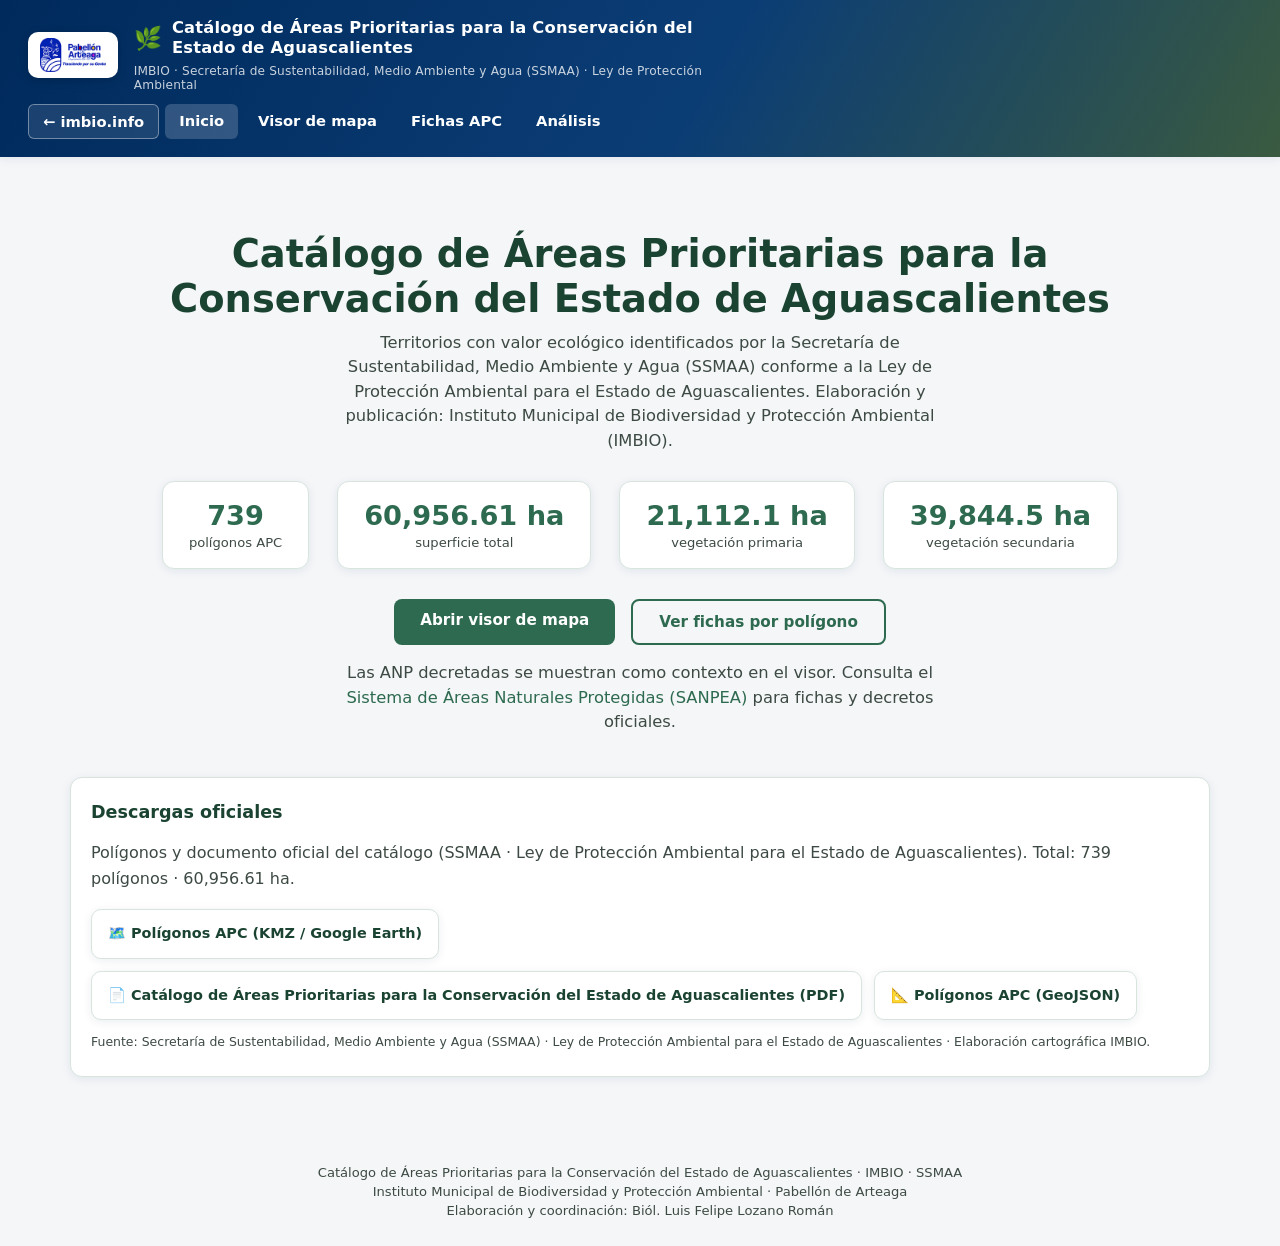
<file: index.html>
<!doctype html>
<html lang="es">
<head>
<meta charset="utf-8">
<meta name="viewport" content="width=device-width, initial-scale=1">
<title>Catálogo de Áreas Prioritarias para la Conservación del Estado de Aguascalientes · IMBIO</title>
<link rel="stylesheet" href="css/style.css">
</head>
<body>

<header class="site-header site-header-imbio">
  <div class="brand-group">
    <span class="logo-ayto-wrap"><img class="logo-ayto" src="assets/img/logo_ayuntamiento.jpg" alt="IMBIO"></span>
    <div>
      <div class="brand"><span class="leaf">🌿</span> Catálogo de Áreas Prioritarias para la Conservación del Estado de Aguascalientes</div>
      <div class="creditos-header">IMBIO · Secretaría de Sustentabilidad, Medio Ambiente y Agua (SSMAA) · Ley de Protección Ambiental</div>
    </div>
  </div>
  <nav class="site-nav">
    <a href="https://imbio.info/" class="nav-portal-imbio" target="_blank" rel="noopener">← imbio.info</a>
    <a href="index.html" class="active">Inicio</a>
    <a href="visor.html">Visor de mapa</a>
    <a href="apc.html">Fichas APC</a>
    <a href="analisis.html">Análisis</a>
  </nav>
</header>

<main>
  <section class="hero">
    <h1>Catálogo de Áreas Prioritarias para la Conservación del Estado de Aguascalientes</h1>
    <p>
      Territorios con valor ecológico identificados por la Secretaría de Sustentabilidad, Medio Ambiente y Agua (SSMAA)
      conforme a la Ley de Protección Ambiental para el Estado de Aguascalientes. Elaboración y publicación: Instituto Municipal de
      Biodiversidad y Protección Ambiental (IMBIO).
    </p>
    <div class="stats-row" id="statsRow"></div>
    <div class="cta-row">
      <a href="visor.html" class="btn btn-primary">Abrir visor de mapa</a>
      <a href="apc.html" class="btn btn-outline">Ver fichas por polígono</a>
    </div>
    <p class="ndvi-hint" style="margin-top:16px;">
      Las ANP decretadas se muestran como contexto en el visor.
      Consulta el <a href="https://anp.imbio.info" target="_blank" rel="noopener">Sistema de Áreas Naturales Protegidas (SANPEA)</a> para fichas y decretos oficiales.
    </p>
  </section>

  <section class="descripcion-box descargas-home">
    <h2>Descargas oficiales</h2>
    <p>Polígonos y documento oficial del catálogo (SSMAA · Ley de Protección Ambiental para el Estado de Aguascalientes). Total: 739 polígonos · 60,956.61 ha.</p>
    <div class="docs-box">
      <a class="doc-link" href="assets/descargas/APC_2025_KMZ.zip" download>
        🗺️ Polígonos APC (KMZ / Google Earth)
      </a>
      <a class="doc-link" href="assets/descargas/POF_Catalogo_APC_2025.pdf" download>
        📄 Catálogo de Áreas Prioritarias para la Conservación del Estado de Aguascalientes (PDF)
      </a>
      <a class="doc-link" href="data/apc_poligonos.geojson" download="apc_poligonos.geojson">
        📐 Polígonos APC (GeoJSON)
      </a>
    </div>
    <p class="nota-tabla" style="margin-top:12px; padding:0;">Fuente: Secretaría de Sustentabilidad, Medio Ambiente y Agua (SSMAA) · Ley de Protección Ambiental para el Estado de Aguascalientes · Elaboración cartográfica IMBIO.</p>
  </section>
</main>

<footer class="site-footer">
  <p>Catálogo de Áreas Prioritarias para la Conservación del Estado de Aguascalientes · IMBIO · SSMAA</p>
  <p>Instituto Municipal de Biodiversidad y Protección Ambiental · Pabellón de Arteaga</p>
  <p>Elaboración y coordinación: Biól. Luis Felipe Lozano Román</p>
  <p id="visit-counter" class="visit-counter" hidden></p>
</footer>

<script src="js/datos.js"></script>
<script>
async function init() {
  const meta = await cargarAPCMeta();
  document.getElementById('statsRow').innerHTML = `
    <div class="stat-card"><div class="num">${meta.totalPoligonos.toLocaleString('es-MX')}</div><div class="label">polígonos APC</div></div>
    <div class="stat-card"><div class="num">${formatoHectareas(meta.totalHectareas)}</div><div class="label">superficie total</div></div>
    <div class="stat-card"><div class="num">${formatoHectareas(meta.estadosConservacion.PRIMARIO || 0)}</div><div class="label">vegetación primaria</div></div>
    <div class="stat-card"><div class="num">${formatoHectareas(meta.estadosConservacion.SECUNDARIO || 0)}</div><div class="label">vegetación secundaria</div></div>
  `;
}
init();
</script>
<script>
window.IMBIO_VISIT_COUNTER = {
  apiUrl: "https://imbio-visits.cernicalo-hidrocalido.workers.dev",
  page: "apc",
  sessionKey: "imbio_visit_apc"
};
</script>
<script src="https://imbio.info/visit-counter.js" defer></script>
</body>
</html>
</file>
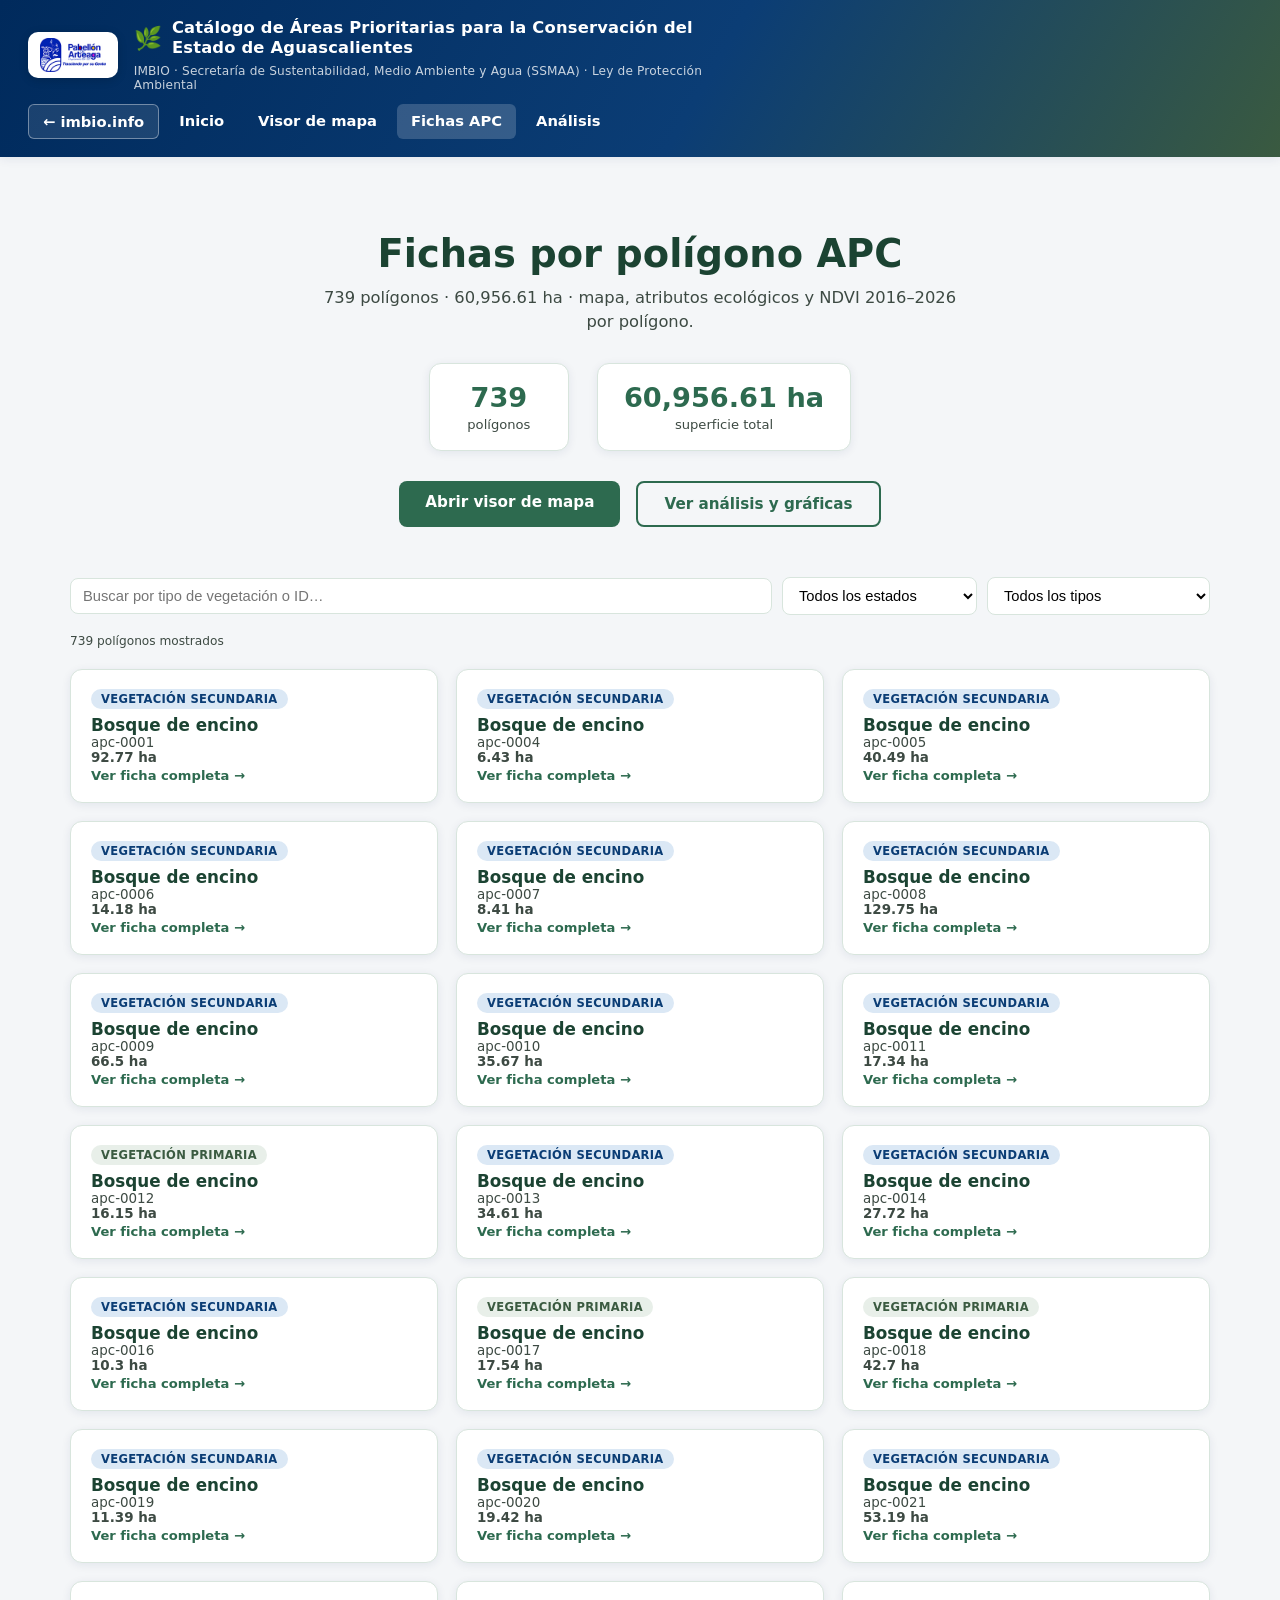
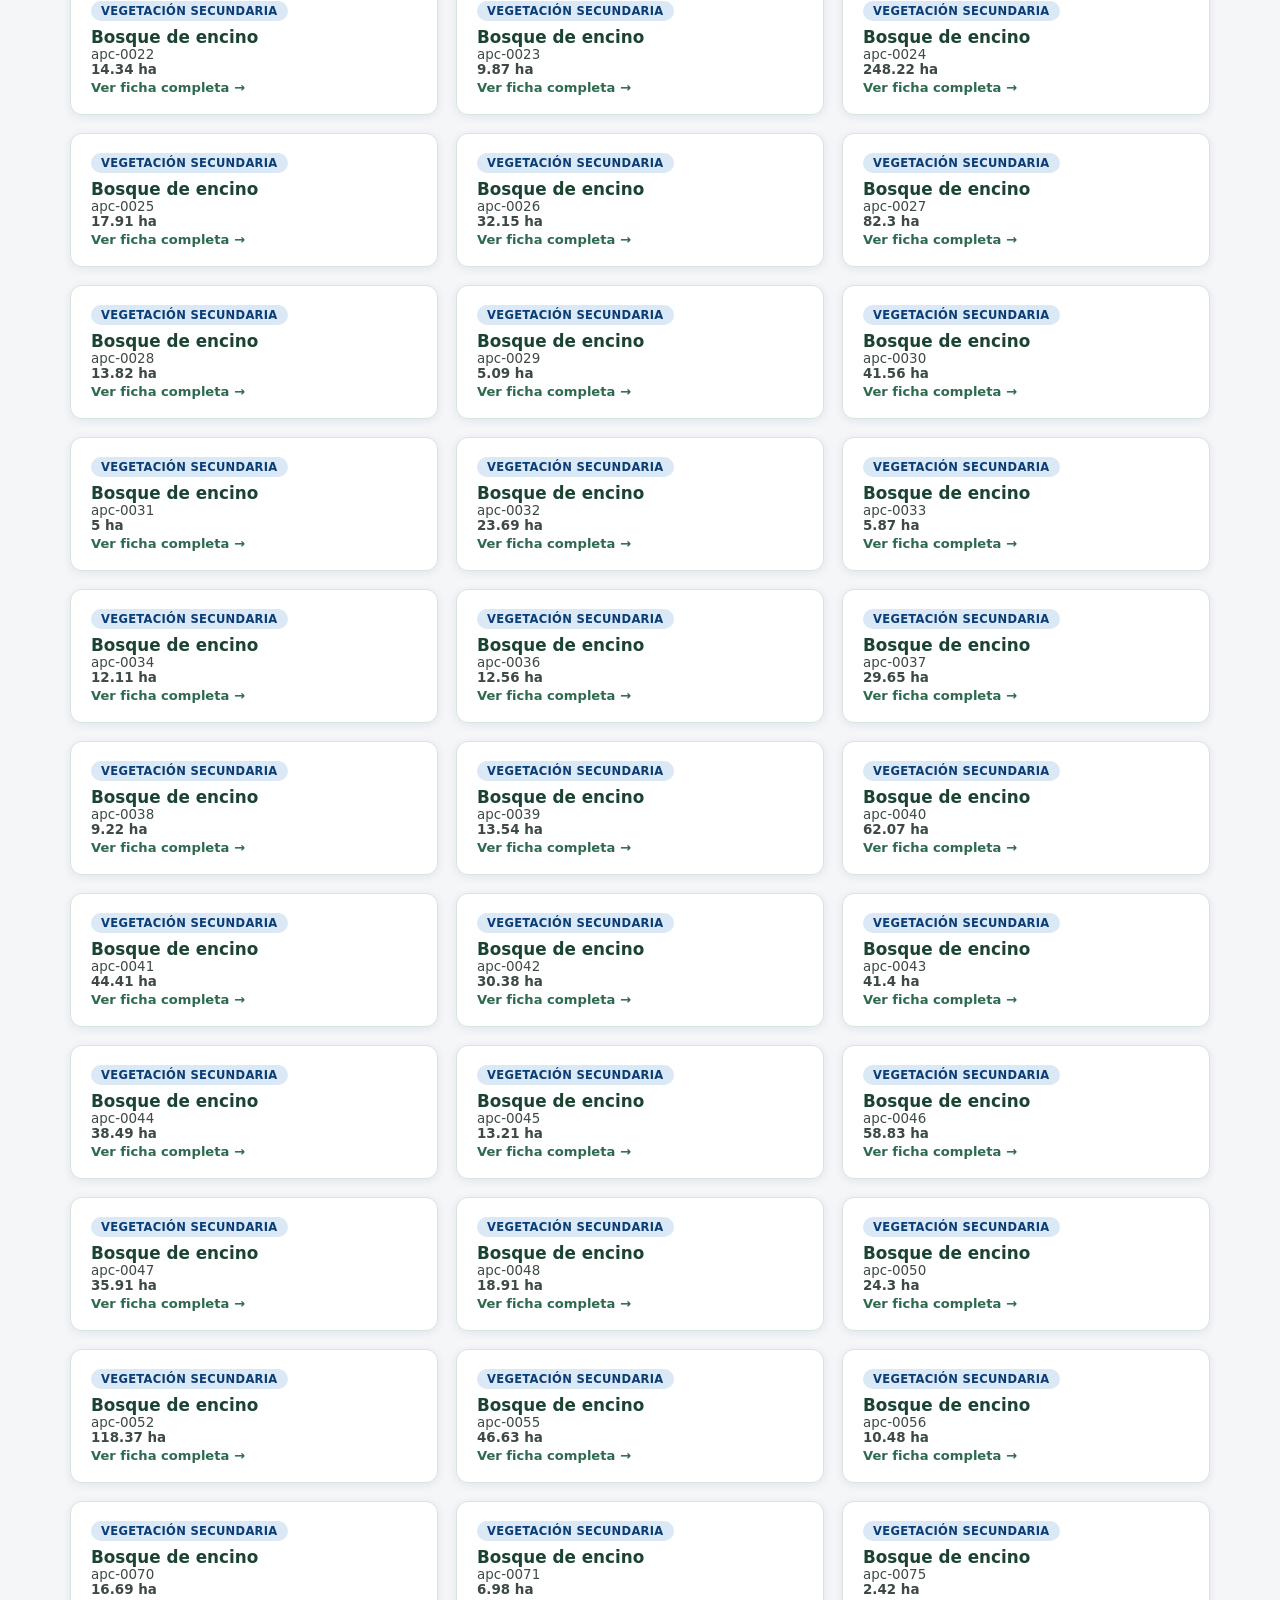
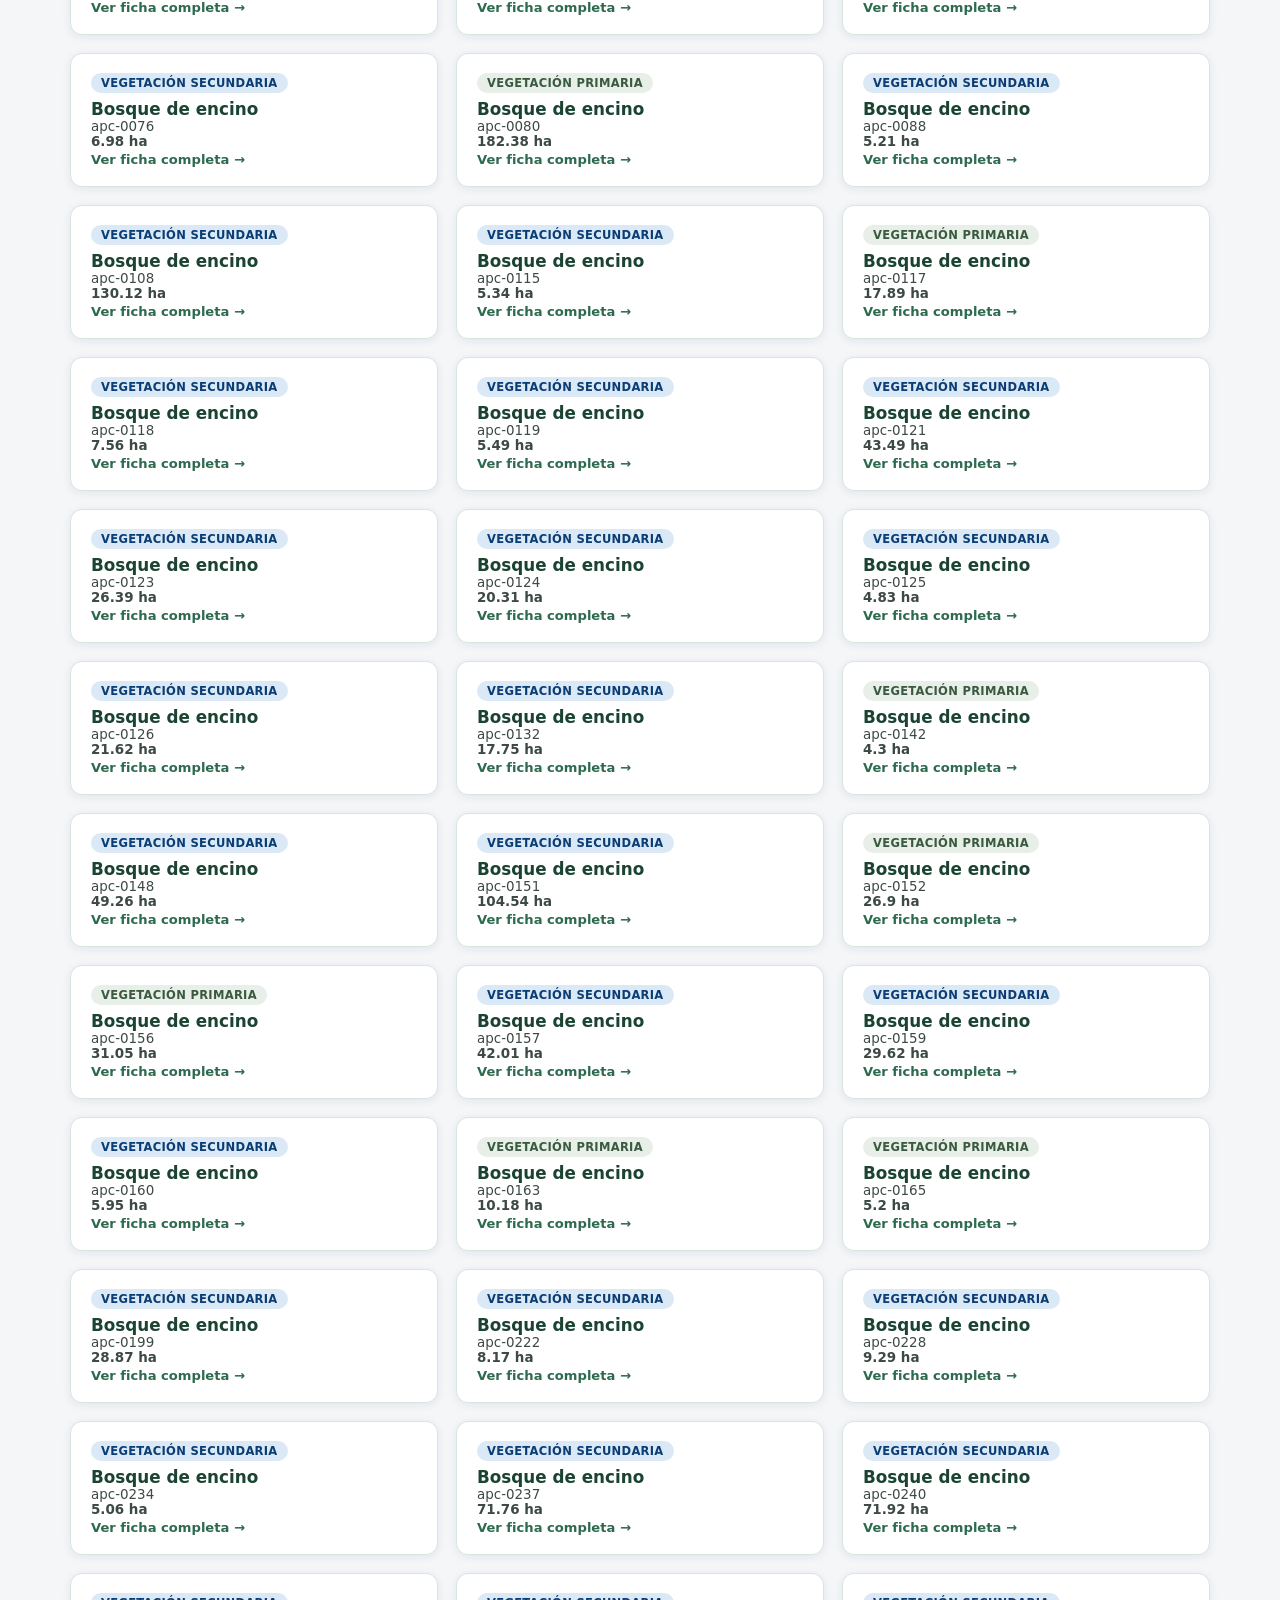
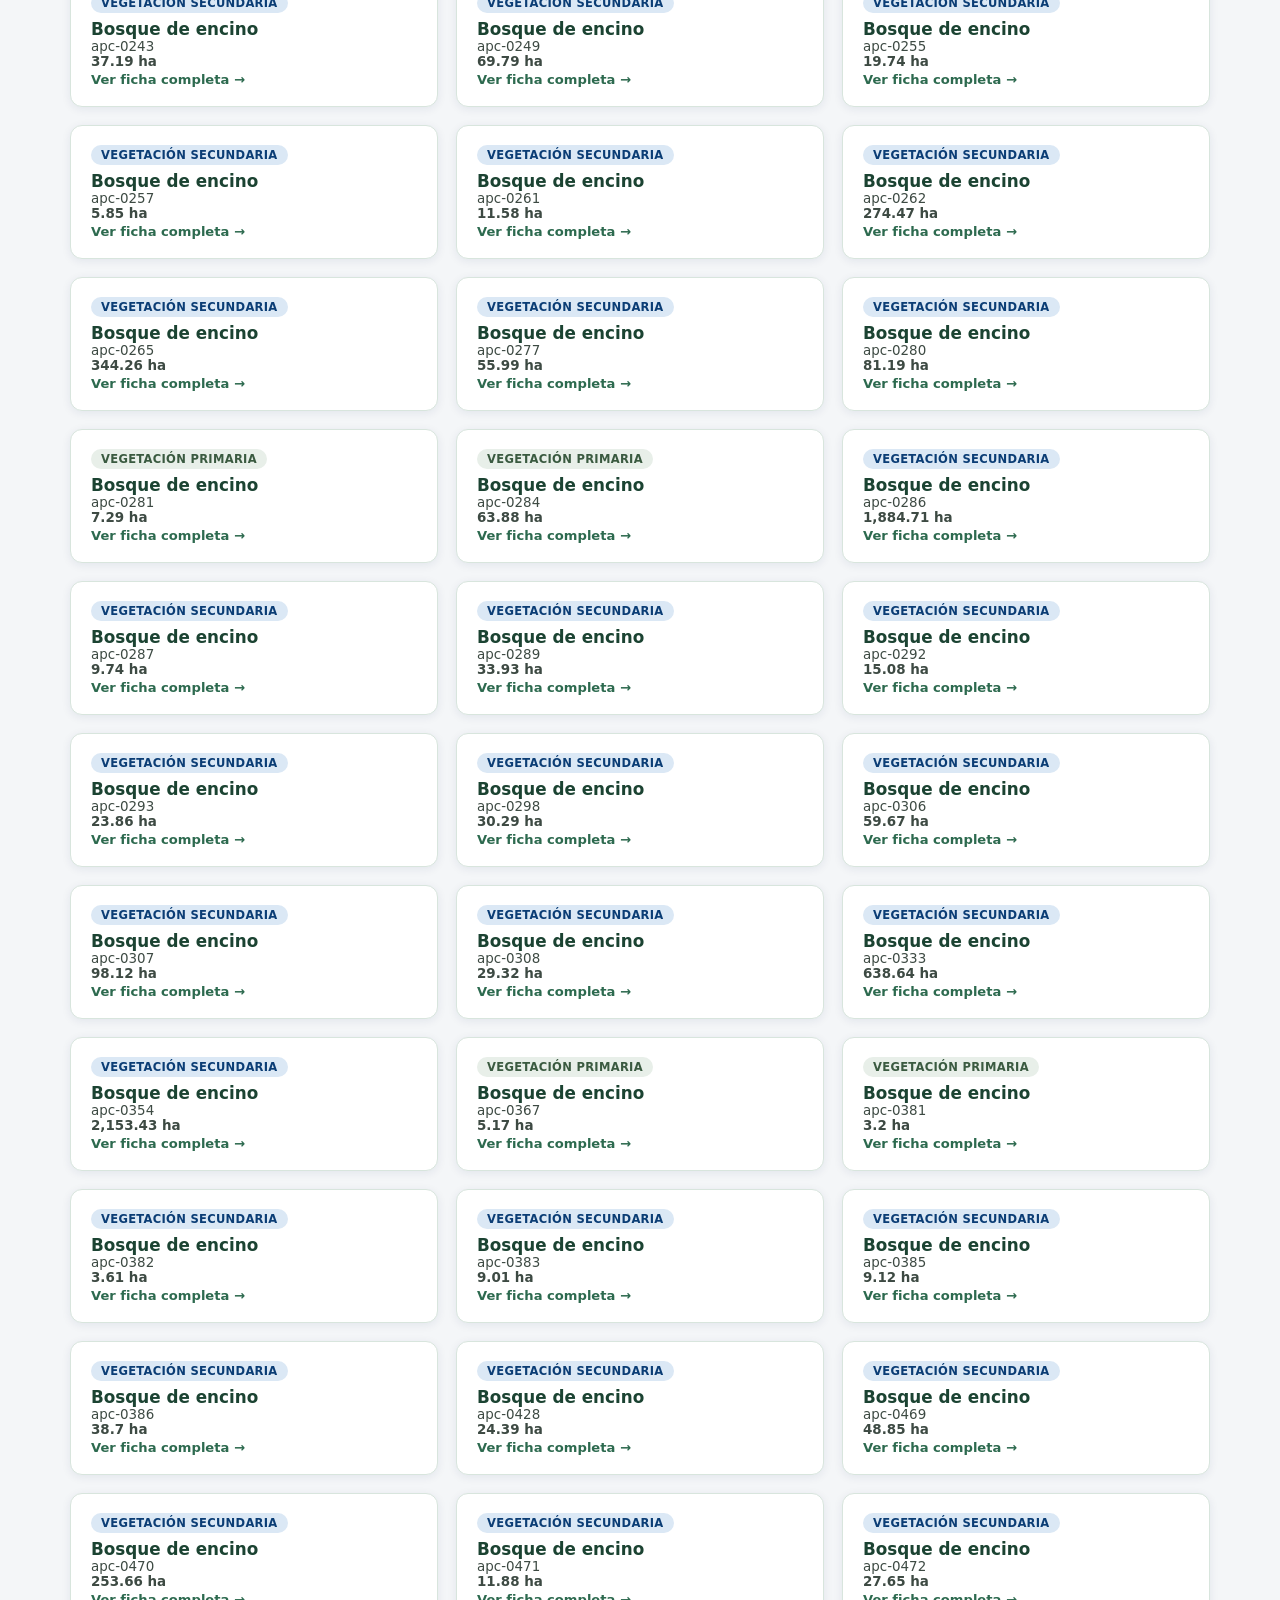
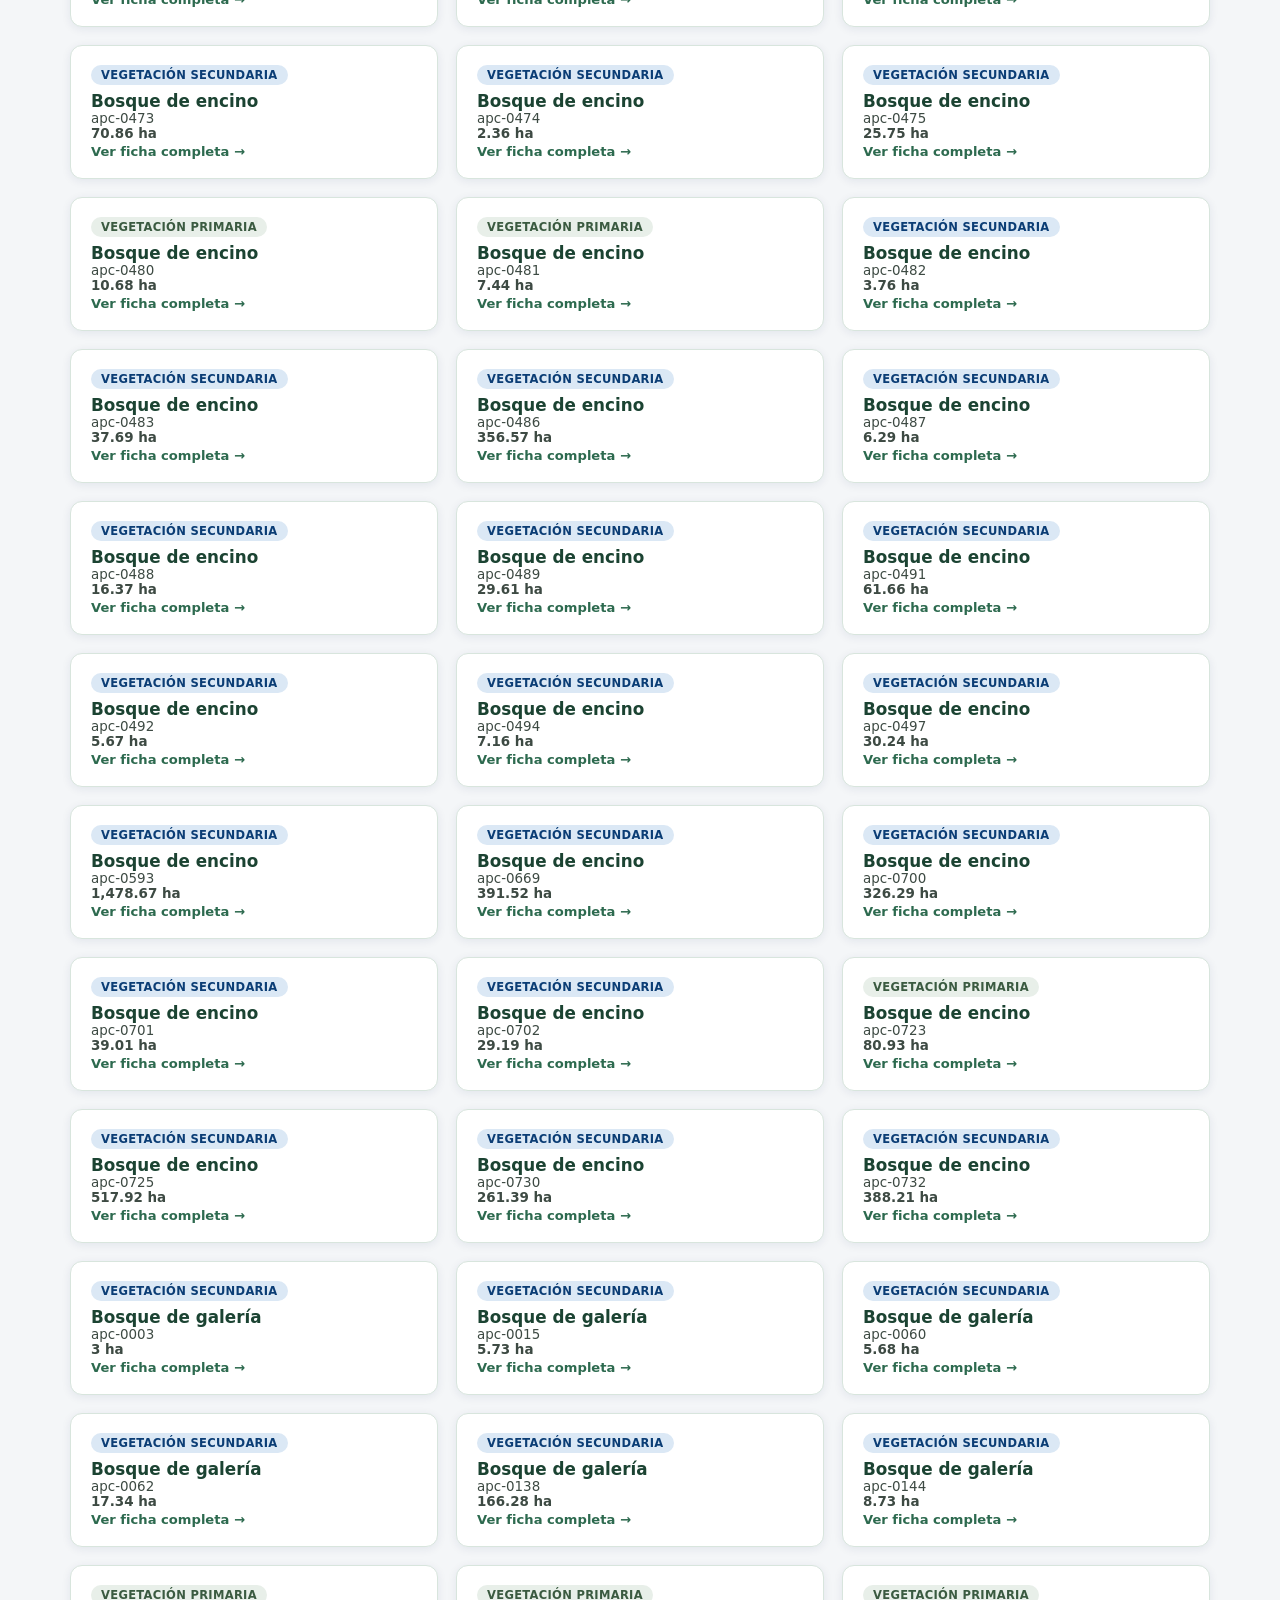
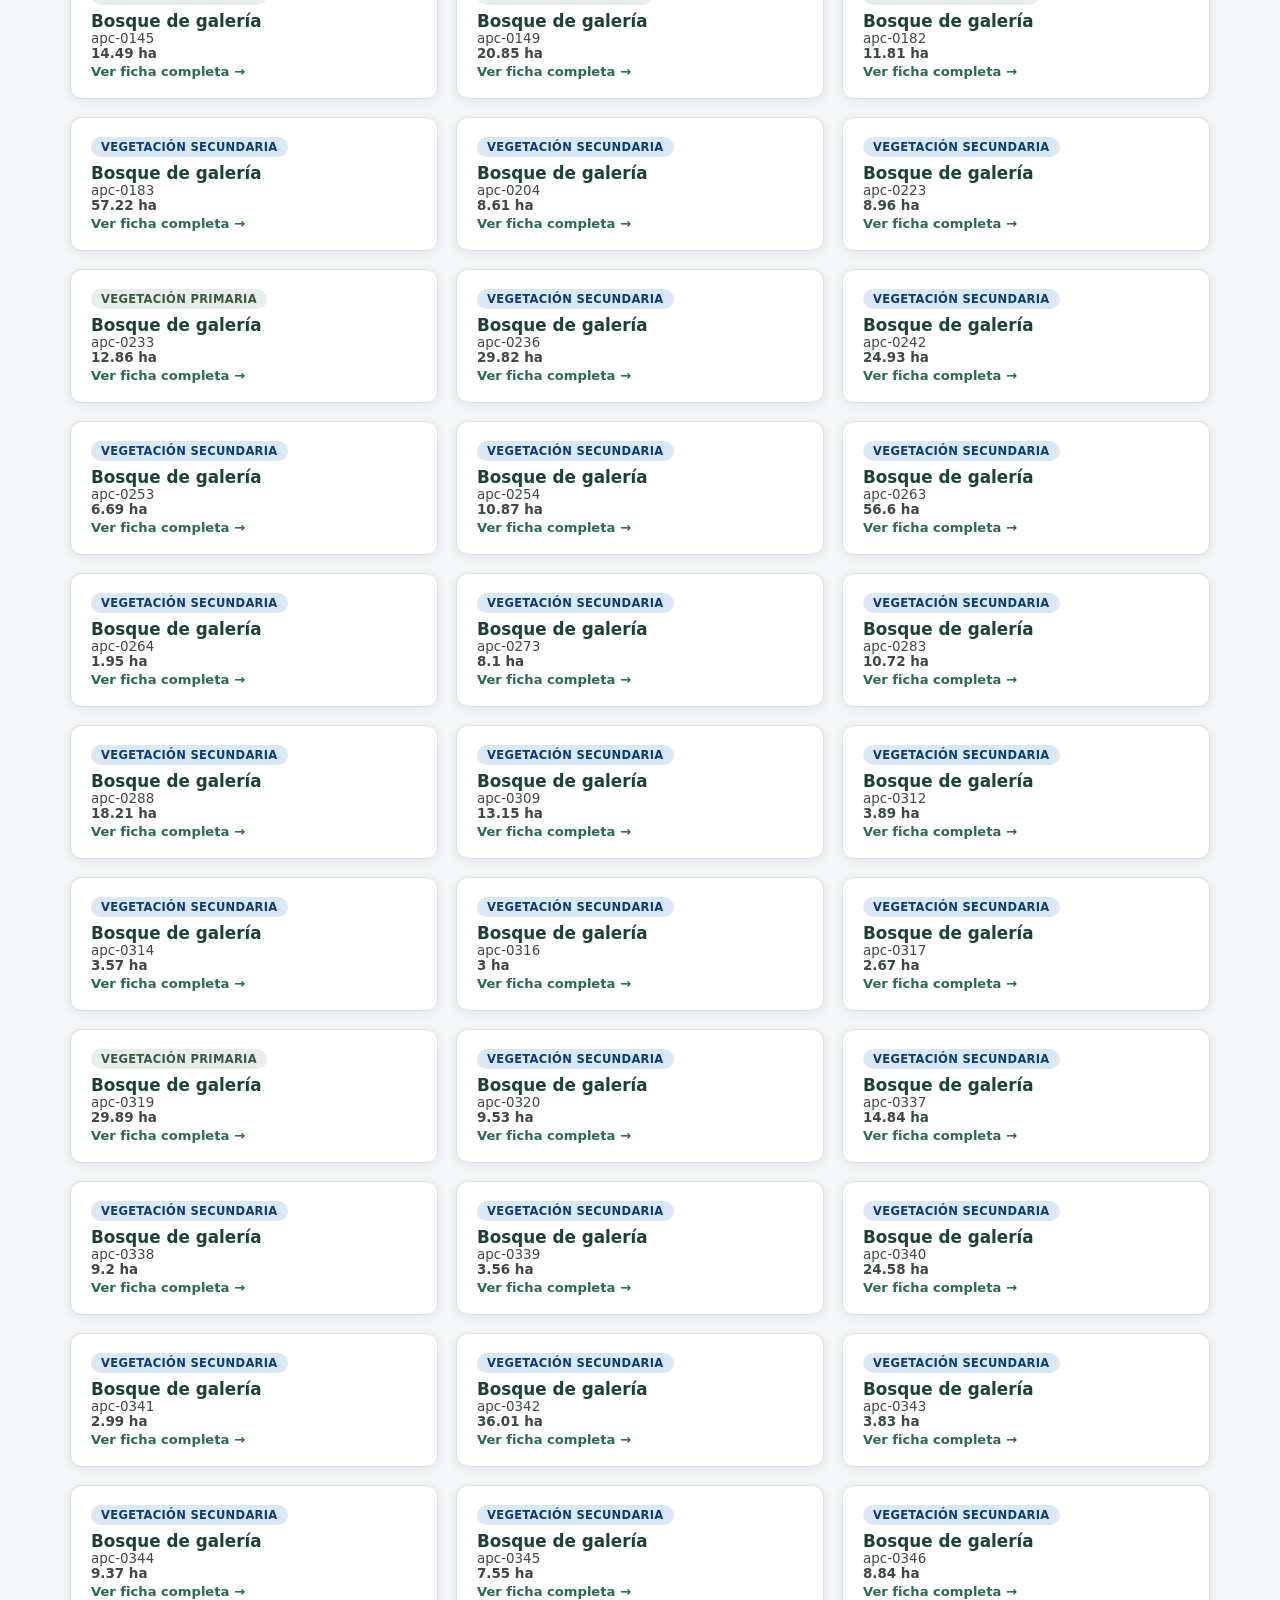
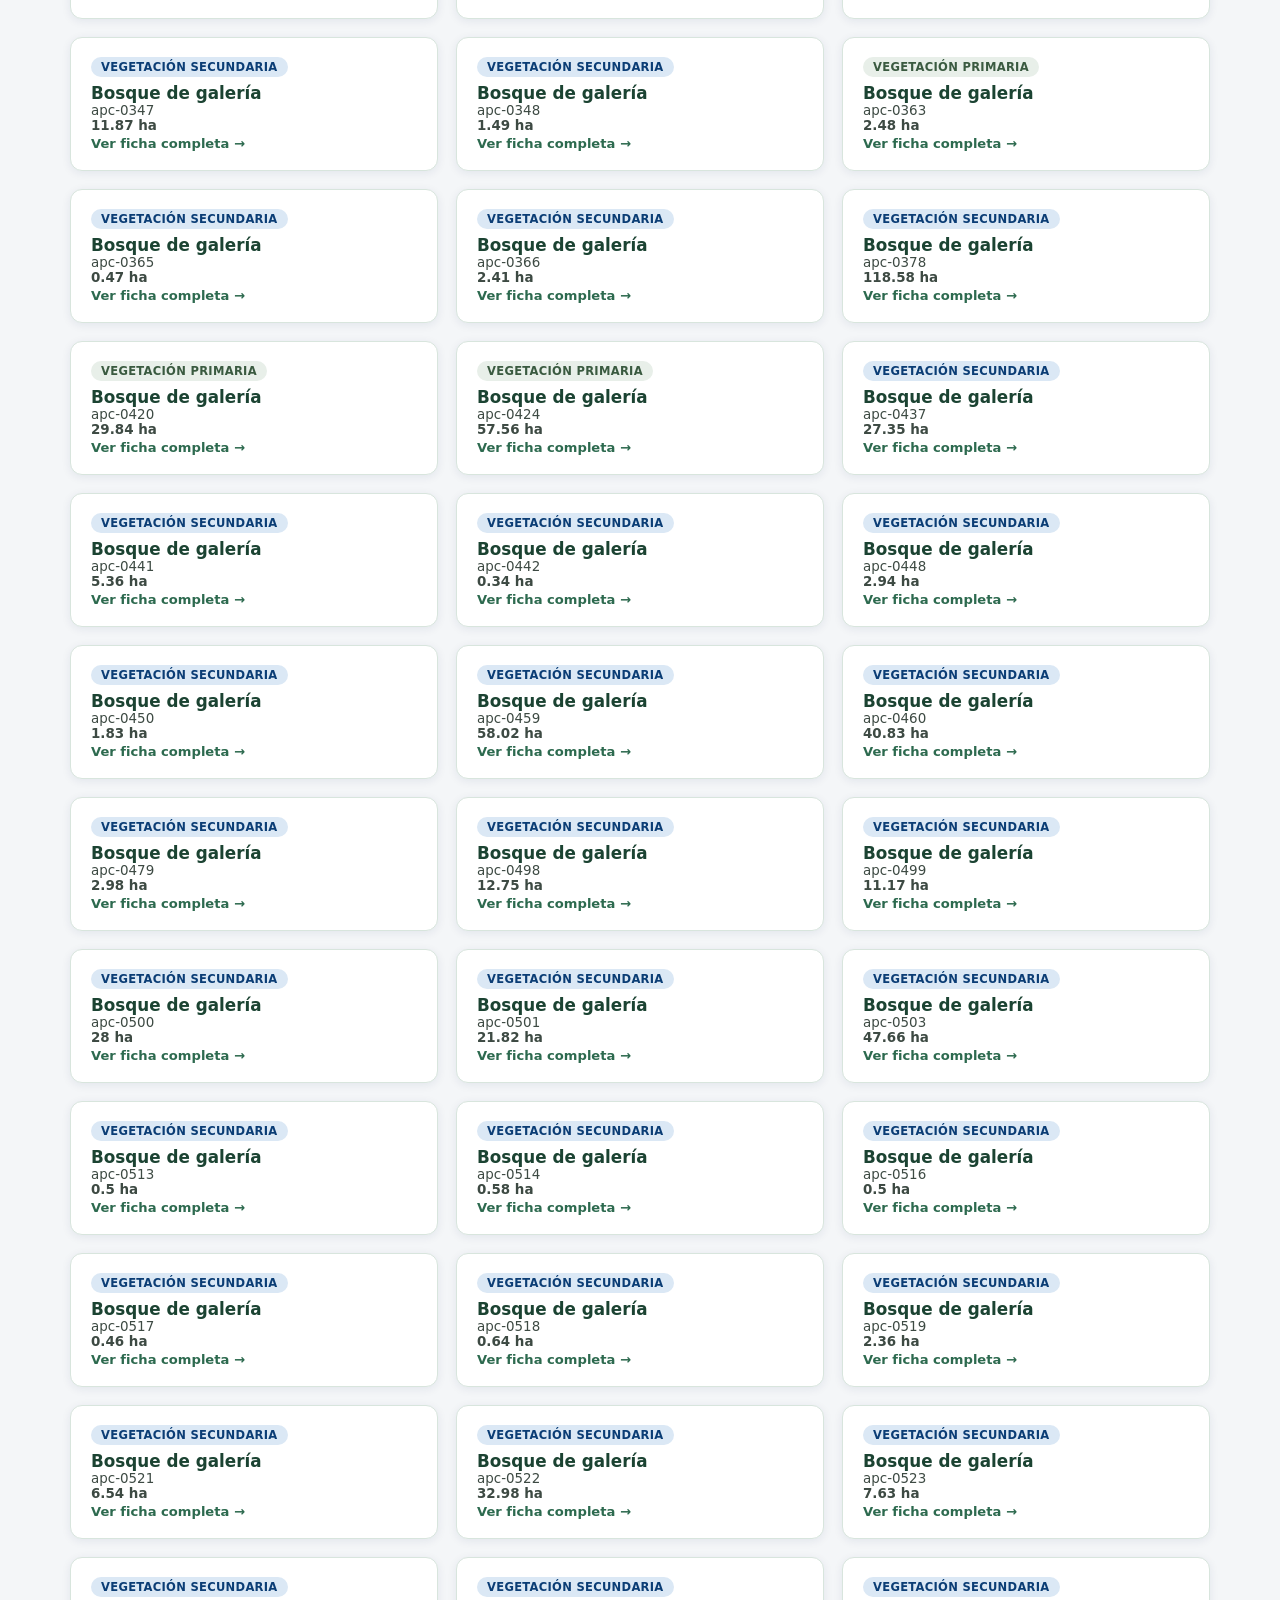
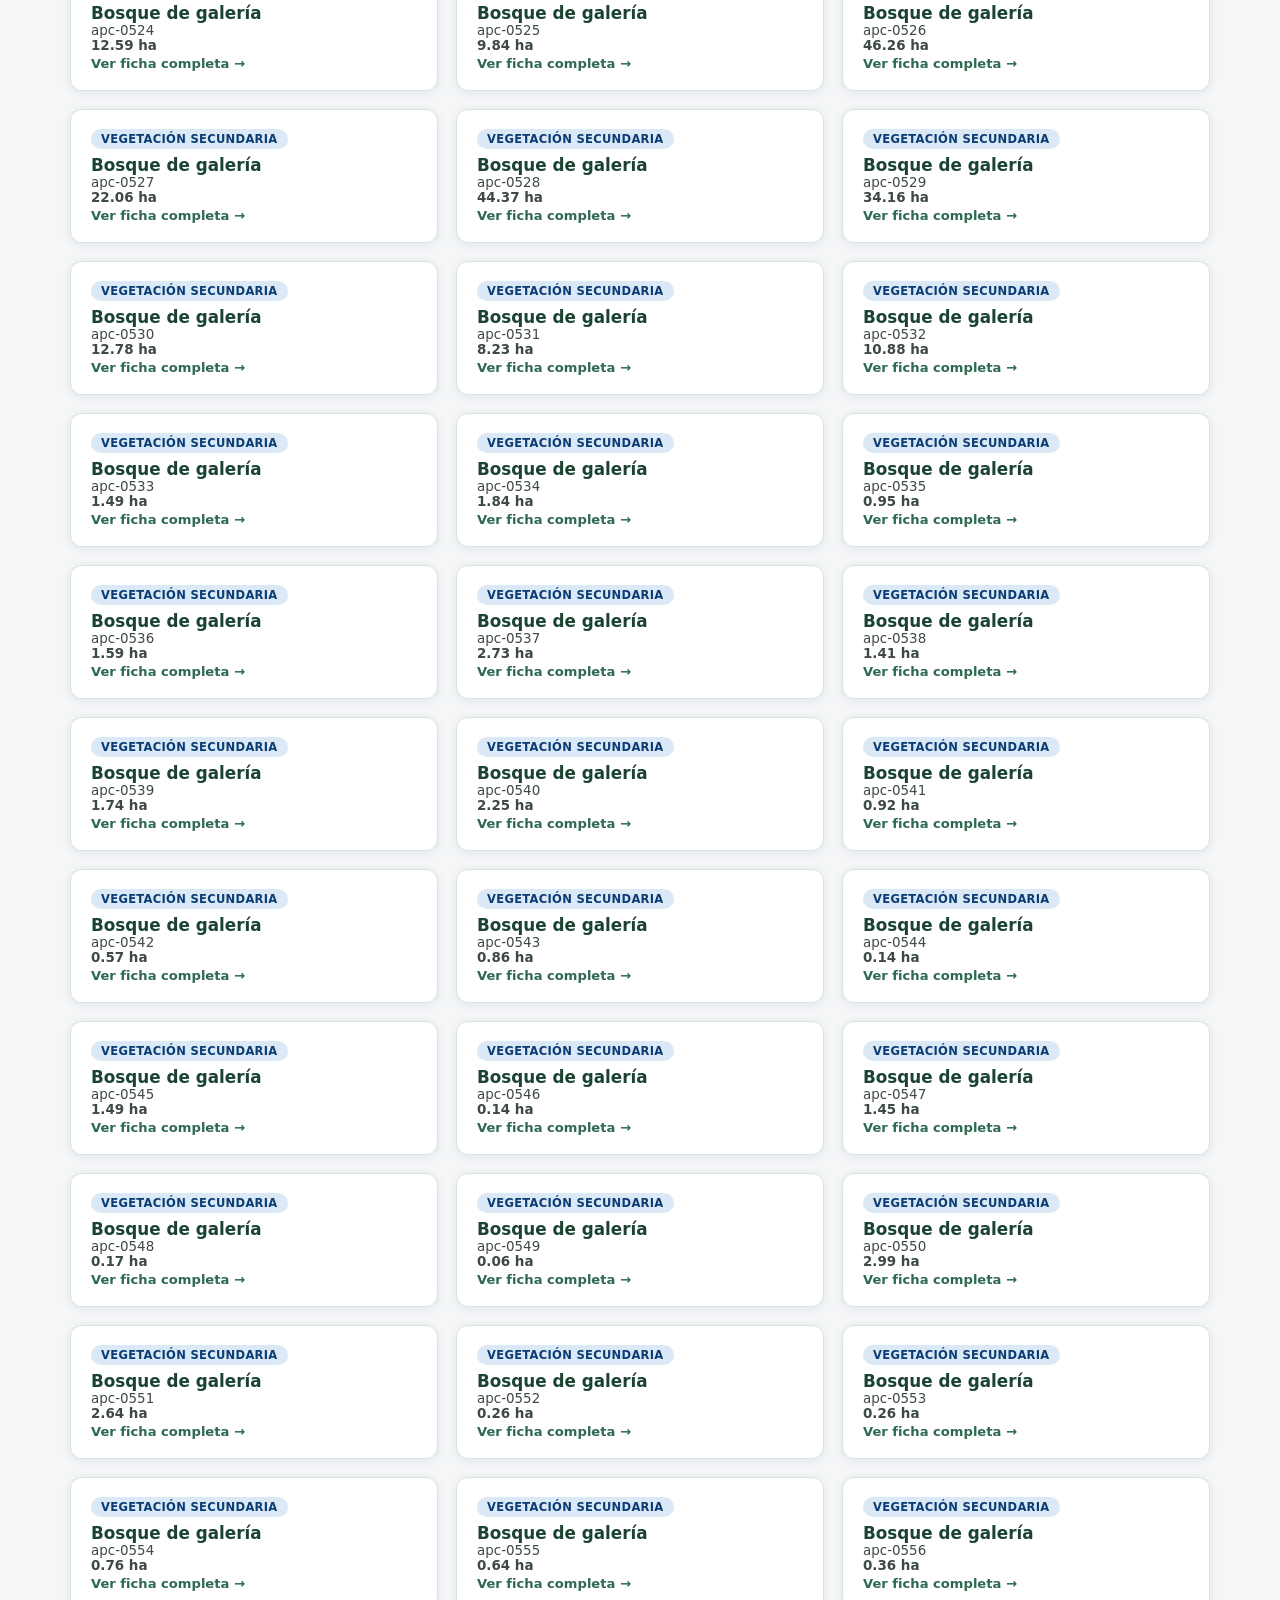
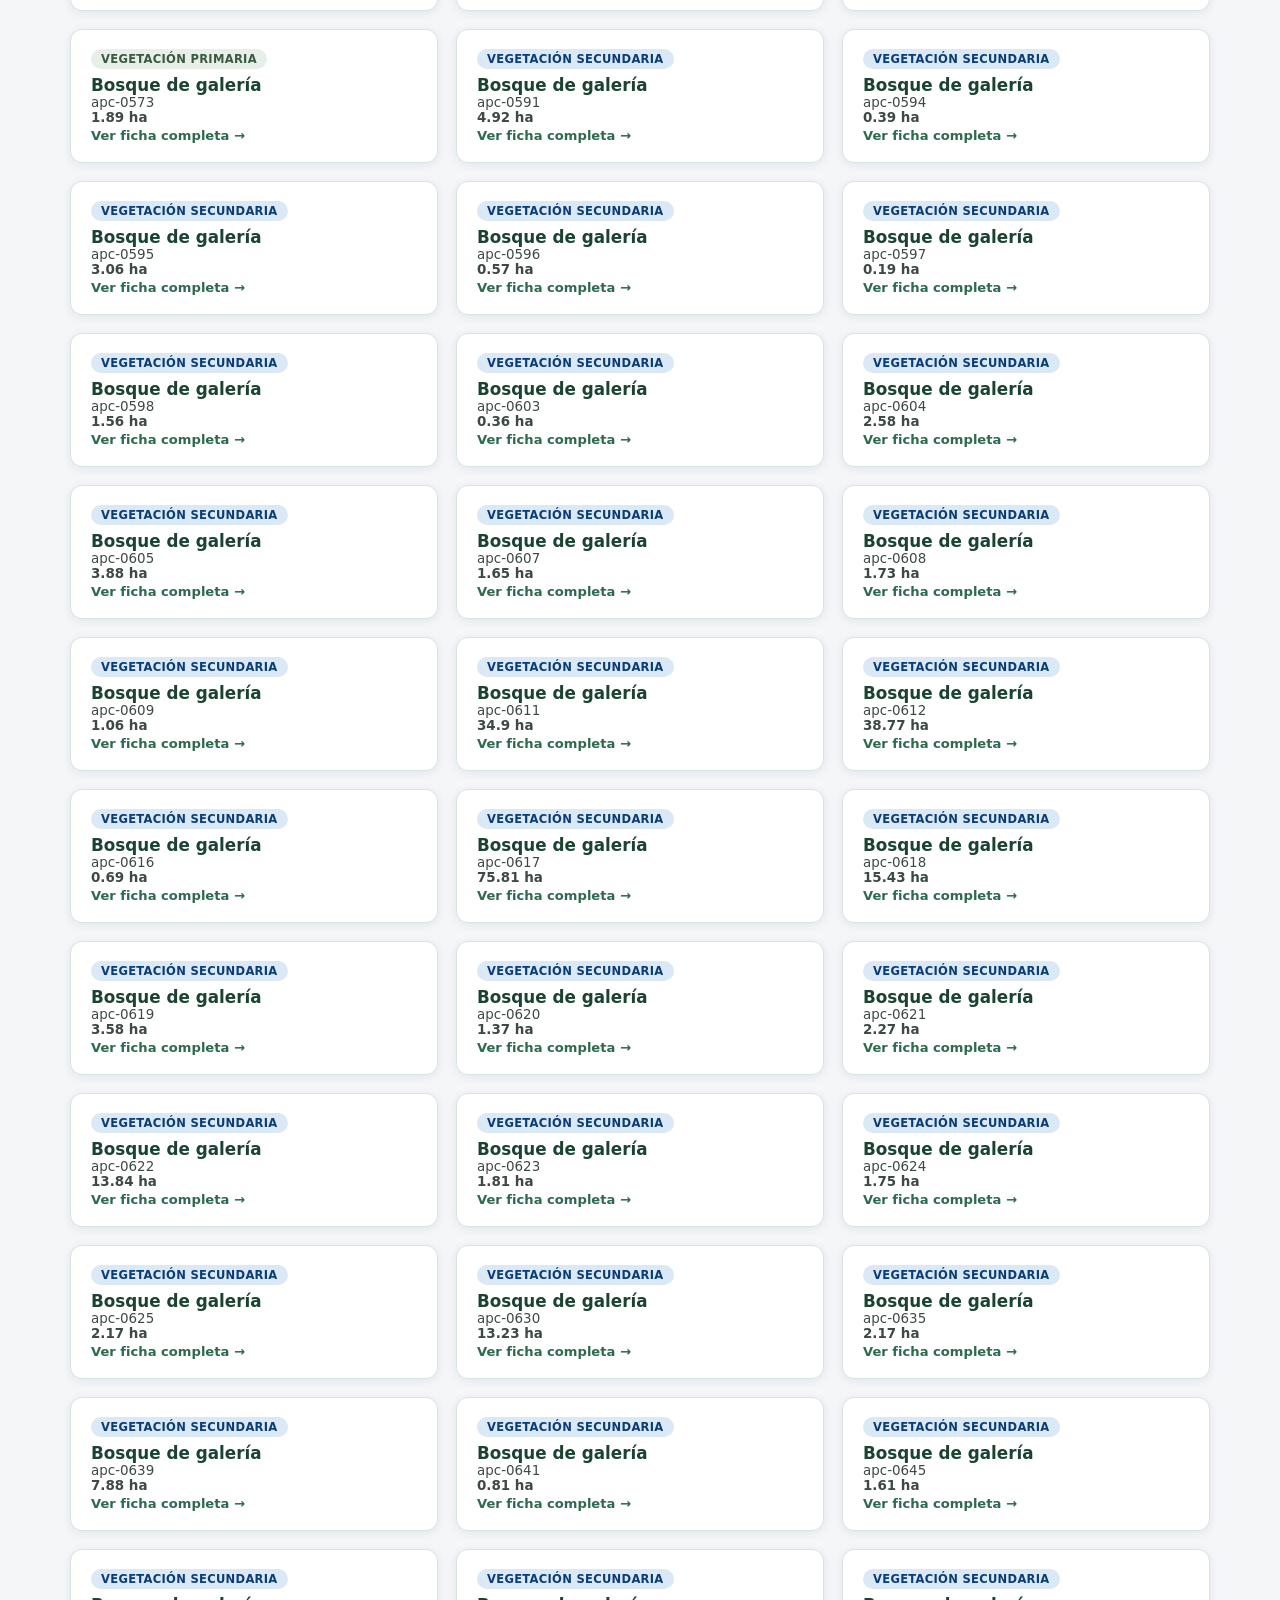
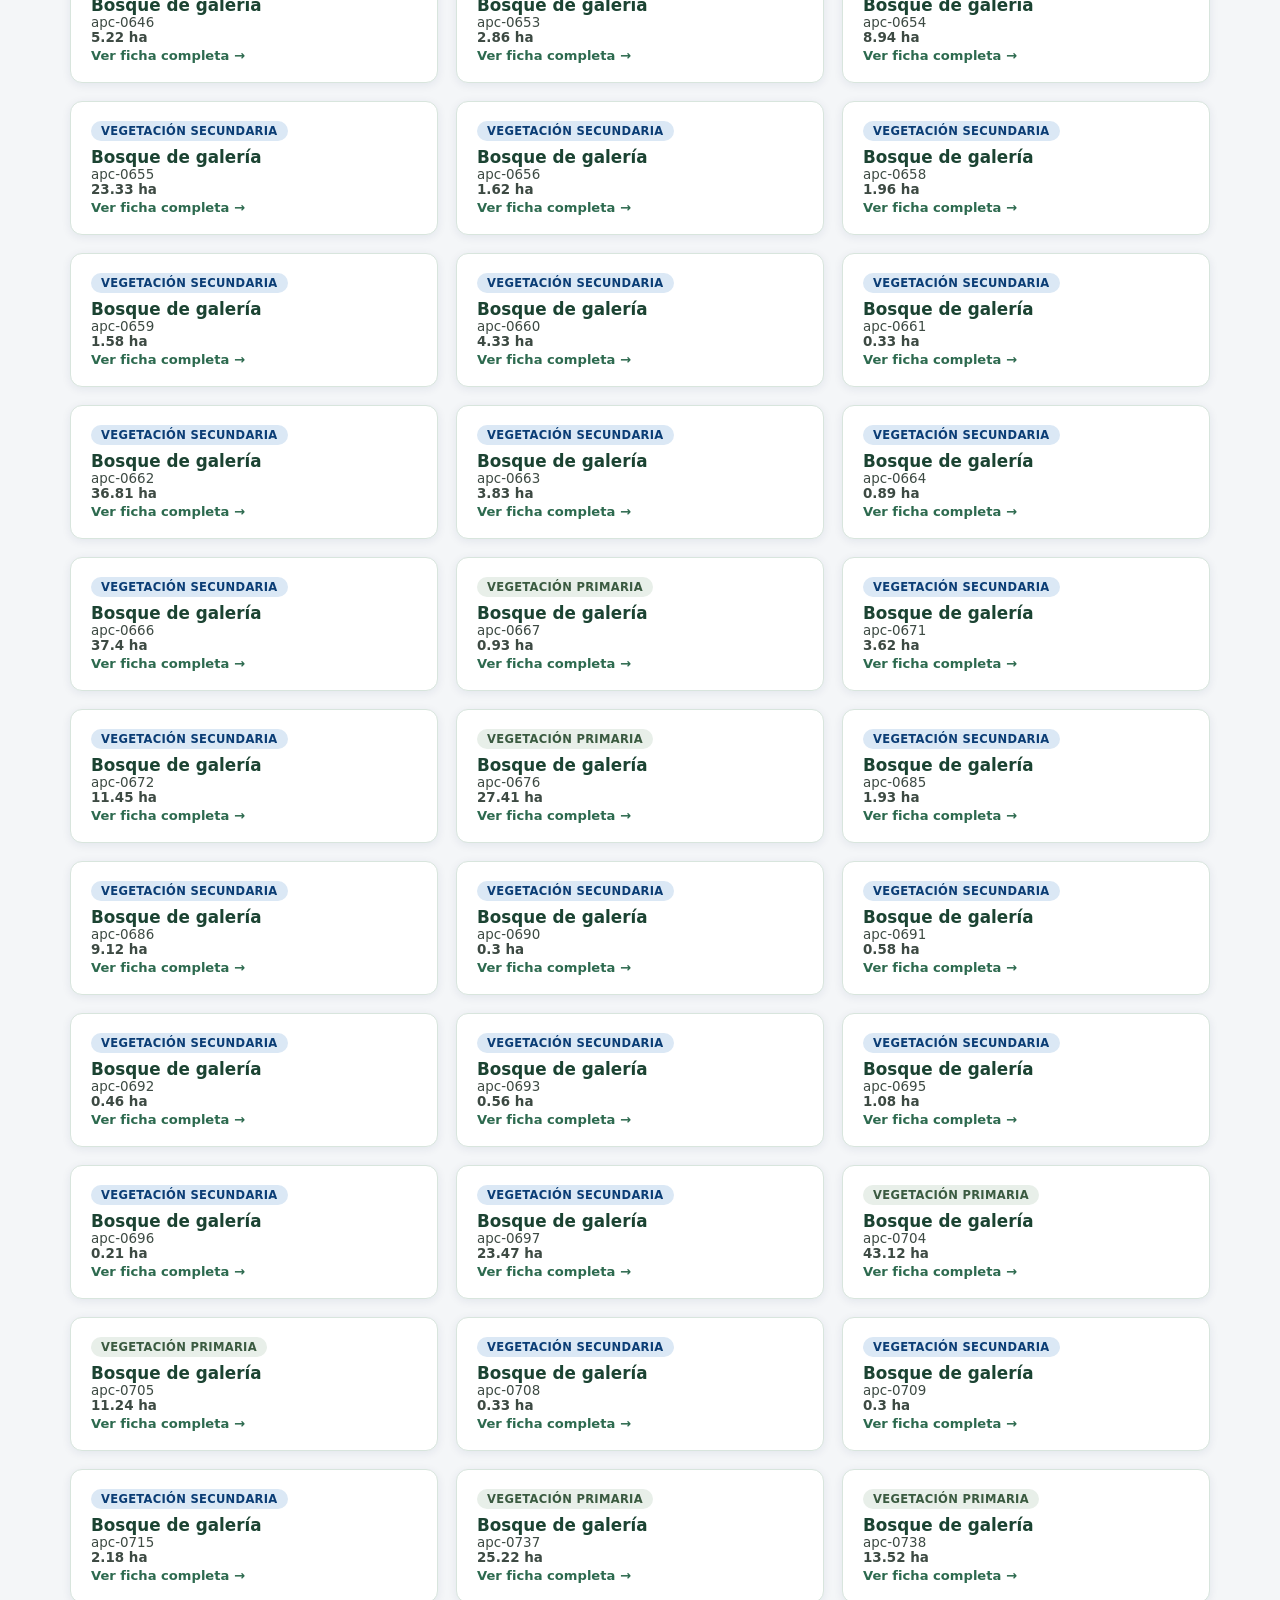
<file: apc.html>
<!doctype html>
<html lang="es">
<head>
<meta charset="utf-8">
<meta name="viewport" content="width=device-width, initial-scale=1">
<title>Fichas APC · IMBIO Aguascalientes</title>
<link rel="stylesheet" href="css/style.css">
</head>
<body>

<header class="site-header site-header-imbio">
  <div class="brand-group">
    <span class="logo-ayto-wrap"><img class="logo-ayto" src="assets/img/logo_ayuntamiento.jpg" alt="IMBIO"></span>
    <div>
      <div class="brand"><span class="leaf">🌿</span> Catálogo de Áreas Prioritarias para la Conservación del Estado de Aguascalientes</div>
      <div class="creditos-header">IMBIO · Secretaría de Sustentabilidad, Medio Ambiente y Agua (SSMAA) · Ley de Protección Ambiental</div>
    </div>
  </div>
  <nav class="site-nav">
    <a href="https://imbio.info/" class="nav-portal-imbio" target="_blank" rel="noopener">← imbio.info</a>
    <a href="index.html">Inicio</a>
    <a href="visor.html">Visor de mapa</a>
    <a href="apc.html" class="active">Fichas APC</a>
    <a href="analisis.html">Análisis</a>
  </nav>
</header>

<main>
  <section class="hero" style="padding-bottom:24px;">
    <h1>Fichas por polígono APC</h1>
    <p>739 polígonos · 60,956.61 ha · mapa, atributos ecológicos y NDVI 2016–2026 por polígono.</p>
    <div class="stats-row" id="statsRow"></div>
    <div class="cta-row">
      <a href="visor.html" class="btn btn-primary">Abrir visor de mapa</a>
      <a href="analisis.html" class="btn btn-outline">Ver análisis y gráficas</a>
    </div>
  </section>

  <section id="listado">
    <div class="filtros">
      <input type="search" id="buscador" placeholder="Buscar por tipo de vegetación o ID…">
      <select id="filtroEstado">
        <option value="">Todos los estados</option>
        <option value="PRIMARIO">Vegetación primaria</option>
        <option value="SECUNDARIO">Vegetación secundaria</option>
      </select>
      <select id="filtroVegetacion">
        <option value="">Todos los tipos</option>
      </select>
    </div>
    <p id="conteoLista" class="ndvi-hint" style="margin:0 0 12px;"></p>
    <div class="grid-fichas" id="gridApc"></div>
  </section>
</main>

<footer class="site-footer">
  <p>Catálogo de Áreas Prioritarias para la Conservación del Estado de Aguascalientes · IMBIO · SSMAA</p>
  <p>Instituto Municipal de Biodiversidad y Protección Ambiental · Pabellón de Arteaga</p>
  <p id="visit-counter" class="visit-counter" hidden></p>
</footer>

<script src="js/datos.js"></script>
<script>
let TODAS = [];

function render(lista) {
  const grid = document.getElementById('gridApc');
  document.getElementById('conteoLista').textContent =
    `${lista.length.toLocaleString('es-MX')} polígono${lista.length === 1 ? '' : 's'} mostrado${lista.length === 1 ? '' : 's'}`;
  if (lista.length === 0) {
    grid.innerHTML = '<p style="color:var(--texto-suave)">No se encontraron polígonos APC con ese criterio.</p>';
    return;
  }
  grid.innerHTML = lista.map((p) => {
    const veg = tituloVegetacion(p.tipo_vegetacion);
    return `<a href="ficha-apc.html?id=${p.id}" class="card-apc">
      <span class="badge ${apcBadgeClass(p.estado_conservacion)}">${apcEstadoLabel(p.estado_conservacion)}</span>
      <h3>${veg}</h3>
      <div class="meta">${p.id}</div>
      <div class="meta"><strong>${formatoHectareas(p.hectareas)}</strong></div>
      <span class="ver-mas">Ver ficha completa →</span>
    </a>`;
  }).join('');
}

function aplicarFiltros() {
  const q = document.getElementById('buscador').value.trim().toLowerCase();
  const estado = document.getElementById('filtroEstado').value;
  const vegetacion = document.getElementById('filtroVegetacion').value;
  render(TODAS.filter((p) => {
    const texto = `${p.tipo_vegetacion} ${p.id} ${p.nombre}`.toLowerCase();
    return (!q || texto.includes(q)) && (!estado || p.estado_conservacion === estado) && (!vegetacion || p.tipo_vegetacion === vegetacion);
  }));
}

async function init() {
  const [geojson, meta] = await Promise.all([cargarAPC(), cargarAPCMeta()]);
  TODAS = geojson.features.map((f) => f.properties);
  TODAS.sort((a, b) => a.tipo_vegetacion.localeCompare(b.tipo_vegetacion, 'es') || a.id.localeCompare(b.id));
  [...new Set(TODAS.map((p) => p.tipo_vegetacion))].sort((a, b) => a.localeCompare(b, 'es')).forEach((t) => {
    const opt = document.createElement('option');
    opt.value = t;
    opt.textContent = tituloVegetacion(t);
    document.getElementById('filtroVegetacion').appendChild(opt);
  });
  document.getElementById('statsRow').innerHTML = `
    <div class="stat-card"><div class="num">${meta.totalPoligonos.toLocaleString('es-MX')}</div><div class="label">polígonos</div></div>
    <div class="stat-card"><div class="num">${formatoHectareas(meta.totalHectareas)}</div><div class="label">superficie total</div></div>
  `;
  render(TODAS);
  document.getElementById('buscador').addEventListener('input', aplicarFiltros);
  document.getElementById('filtroEstado').addEventListener('change', aplicarFiltros);
  document.getElementById('filtroVegetacion').addEventListener('change', aplicarFiltros);
}
init();
</script>
<script>
window.IMBIO_VISIT_COUNTER = {
  apiUrl: "https://imbio-visits.cernicalo-hidrocalido.workers.dev",
  page: "apc",
  sessionKey: "imbio_visit_apc"
};
</script>
<script src="https://imbio.info/visit-counter.js" defer></script>
</body>
</html>
</file>
<file: css/style.css>
:root {
  --imbio-azul: #002A5C;
  --imbio-azul-claro: #0B3D75;
  --imbio-verde: #3A5A40;
  --imbio-verde-claro: #2f8f5b;
  --imbio-tierra: #A67C52;
  --imbio-azul-suave: #dbe8f5;
  --imbio-verde-suave: #e8efe9;
  --verde-oscuro: #1b4332;
  --verde: #2d6a4f;
  --verde-claro: #52b788;
  --verde-fondo: #f4f6f8;
  --tierra: #A67C52;
  --texto: #1f2a24;
  --texto-suave: #3d4a43;
  --borde: #d8e5dd;
  --blanco: #ffffff;
  --sombra: 0 2px 10px rgba(0, 42, 92, 0.08);
}

* { box-sizing: border-box; }

body {
  margin: 0;
  font-family: "Segoe UI", system-ui, -apple-system, sans-serif;
  color: var(--texto);
  background: var(--verde-fondo);
}

a { color: var(--verde); text-decoration: none; }
a:hover { text-decoration: underline; }

header.site-header {
  background: linear-gradient(120deg, var(--verde-oscuro), var(--verde));
  color: var(--blanco);
  padding: 18px 28px;
  display: flex;
  align-items: center;
  justify-content: space-between;
  flex-wrap: wrap;
  gap: 12px;
  box-shadow: var(--sombra);
}

header.site-header.site-header-imbio {
  background: linear-gradient(120deg, var(--imbio-azul), var(--imbio-azul-claro) 55%, var(--imbio-verde));
}

header.site-header .brand-group {
  display: flex;
  align-items: center;
  gap: 16px;
}

header.site-header .logo-ayto-wrap {
  display: flex;
  align-items: center;
  justify-content: center;
  background: var(--blanco);
  border-radius: 10px;
  box-shadow: 0 2px 10px rgba(0,0,0,0.16);
  flex-shrink: 0;
  padding: 6px 12px;
}

header.site-header .logo-ayto {
  display: block;
  height: 34px;
  width: auto;
  object-fit: contain;
}

header.site-header .brand {
  display: flex;
  align-items: center;
  gap: 10px;
  font-size: 1.02rem;
  font-weight: 700;
  letter-spacing: 0.2px;
  max-width: 620px;
  line-height: 1.25;
}

header.site-header .brand span.leaf { font-size: 1.4rem; }

header.site-header .creditos-header {
  margin-top: 5px;
  font-size: 0.76rem;
  font-weight: 500;
  color: rgba(255,255,255,0.78);
  letter-spacing: 0.15px;
  max-width: 620px;
}

@media (max-width: 560px) {
  header.site-header .logo-ayto { height: 26px; }
  header.site-header .logo-ayto-wrap { padding: 5px 9px; }
  header.site-header .brand { font-size: 0.9rem; }
  header.site-header .creditos-header { font-size: 0.7rem; }
}

nav.site-nav {
  display: flex;
  gap: 6px;
}

nav.site-nav a {
  color: var(--blanco);
  padding: 8px 14px;
  border-radius: 6px;
  font-size: 0.92rem;
  font-weight: 600;
}

nav.site-nav a:hover, nav.site-nav a.active {
  background: rgba(255,255,255,0.18);
  text-decoration: none;
}

nav.site-nav a.nav-portal-imbio {
  background: rgba(255,255,255,0.1);
  border: 1px solid rgba(255,255,255,0.38);
  white-space: nowrap;
}

nav.site-nav a.nav-portal-imbio:hover {
  background: rgba(255,255,255,0.22);
}

main {
  max-width: 1180px;
  margin: 0 auto;
  padding: 28px 20px 60px;
}

.hero {
  text-align: center;
  padding: 46px 20px 34px;
}

.hero h1 {
  font-size: clamp(1.6rem, 3vw, 2.4rem);
  color: var(--verde-oscuro);
  margin: 0 0 10px;
}

.hero p {
  color: var(--texto-suave);
  max-width: 640px;
  margin: 0 auto;
  font-size: 1.02rem;
  line-height: 1.5;
}

.stats-row {
  display: flex;
  justify-content: center;
  gap: 28px;
  flex-wrap: wrap;
  margin: 28px 0 8px;
}

.stat-card {
  background: var(--blanco);
  border: 1px solid var(--borde);
  border-radius: 12px;
  padding: 18px 26px;
  text-align: center;
  min-width: 140px;
  box-shadow: var(--sombra);
}

.stat-card .num {
  font-size: 1.7rem;
  font-weight: 800;
  color: var(--verde);
}

.stat-card .label {
  font-size: 0.82rem;
  color: var(--texto-suave);
  margin-top: 4px;
}

.cta-row {
  display: flex;
  justify-content: center;
  gap: 16px;
  margin-top: 30px;
  flex-wrap: wrap;
}

.btn {
  display: inline-block;
  padding: 12px 26px;
  border-radius: 8px;
  font-weight: 700;
  font-size: 0.95rem;
  cursor: pointer;
  border: none;
}

.btn-primary {
  background: var(--verde);
  color: var(--blanco);
}
.btn-primary:hover { background: var(--verde-oscuro); text-decoration: none; }

.btn-outline {
  background: transparent;
  color: var(--verde);
  border: 2px solid var(--verde);
}
.btn-outline:hover { background: var(--verde-fondo); text-decoration: none; }

.filtros {
  display: flex;
  gap: 10px;
  flex-wrap: wrap;
  margin: 26px 0 18px;
  align-items: center;
}

.filtros input[type="search"],
.filtros select {
  padding: 9px 12px;
  border: 1px solid var(--borde);
  border-radius: 8px;
  font-size: 0.92rem;
  background: var(--blanco);
}

.filtros input[type="search"] { flex: 1; min-width: 200px; }

.grid-fichas {
  display: grid;
  grid-template-columns: repeat(auto-fill, minmax(280px, 1fr));
  gap: 18px;
  margin-top: 20px;
}

.card-anp {
  background: var(--blanco);
  border: 1px solid var(--borde);
  border-radius: 12px;
  padding: 18px;
  box-shadow: var(--sombra);
  transition: transform 0.15s ease, box-shadow 0.15s ease;
  display: flex;
  flex-direction: column;
  gap: 8px;
}

.card-anp:hover {
  transform: translateY(-3px);
  box-shadow: 0 6px 18px rgba(27,67,50,0.14);
}

.badge {
  display: inline-block;
  padding: 3px 10px;
  border-radius: 999px;
  font-size: 0.72rem;
  font-weight: 700;
  text-transform: uppercase;
  letter-spacing: 0.3px;
  width: fit-content;
}

.badge-federal { background: #e7f0fd; color: #1d4ed8; }
.badge-estatal { background: #fef3e2; color: #b45309; }
.badge-municipal { background: #eafaf0; color: #15803d; }
.badge-todo { background: #f1f1f1; color: #6b7280; }
.badge-apc-primario { background: var(--imbio-verde-suave); color: var(--imbio-verde); }
.badge-apc-secundario { background: var(--imbio-azul-suave); color: var(--imbio-azul-claro); }
.badge-apc { background: var(--imbio-azul-suave); color: var(--imbio-azul); }

.card-apc {
  display: block;
  background: var(--blanco);
  border: 1px solid var(--borde);
  border-radius: 12px;
  padding: 18px 20px;
  box-shadow: var(--sombra);
  transition: transform 0.15s, box-shadow 0.15s;
  color: inherit;
  text-decoration: none;
}

.card-apc:hover {
  transform: translateY(-2px);
  box-shadow: 0 6px 18px rgba(27, 67, 50, 0.12);
  text-decoration: none;
}

.card-apc h3 {
  margin: 6px 0 0;
  font-size: 1.05rem;
  color: var(--verde-oscuro);
}

.card-apc .meta {
  font-size: 0.84rem;
  color: var(--texto-suave);
}

.card-apc .ver-mas {
  margin-top: 8px;
  font-size: 0.82rem;
  font-weight: 600;
  color: var(--verde);
}

.card-anp h3 {
  margin: 0;
  font-size: 1.08rem;
  color: var(--verde-oscuro);
}

.card-anp .meta {
  font-size: 0.85rem;
  color: var(--texto-suave);
  line-height: 1.4;
}

.card-anp .ver-mas {
  margin-top: auto;
  font-weight: 700;
  font-size: 0.88rem;
}

#mapa {
  width: 100%;
  height: calc(100vh - 200px);
  min-height: 480px;
  border-radius: 12px;
  border: 1px solid var(--borde);
  box-shadow: var(--sombra);
}

.visor-layout {
  display: grid;
  grid-template-columns: 300px 1fr;
  gap: 18px;
}

@media (max-width: 820px) {
  .visor-layout { grid-template-columns: 1fr; }
  #mapa { height: 60vh; }
}

.panel-lateral {
  background: var(--blanco);
  border: 1px solid var(--borde);
  border-radius: 12px;
  padding: 16px;
  box-shadow: var(--sombra);
  max-height: calc(100vh - 200px);
  overflow-y: auto;
}

.panel-lateral h2 {
  font-size: 1rem;
  color: var(--verde-oscuro);
  margin-top: 0;
}

.lista-anp-visor { list-style: none; margin: 0; padding: 0; }

.lista-anp-visor li {
  padding: 9px 8px;
  border-radius: 6px;
  cursor: pointer;
  font-size: 0.88rem;
  border-bottom: 1px solid var(--borde);
}

.lista-anp-visor li:hover, .lista-anp-visor li.activa {
  background: var(--verde-fondo);
}

.leaflet-popup-content b { color: var(--verde-oscuro); }
.leaflet-popup-content a.popup-link {
  display: inline-block;
  margin-top: 6px;
  font-weight: 700;
}

.ficha-header {
  background: var(--blanco);
  border: 1px solid var(--borde);
  border-radius: 14px;
  padding: 26px;
  box-shadow: var(--sombra);
  margin-bottom: 22px;
}

.ficha-header h1 {
  margin: 8px 0 4px;
  color: var(--verde-oscuro);
  font-size: 1.6rem;
}

.ficha-grid {
  display: grid;
  grid-template-columns: 1.1fr 1fr;
  gap: 22px;
}

@media (max-width: 900px) {
  .ficha-grid { grid-template-columns: 1fr; }
}

.ficha-mapa-wrap {
  position: relative;
}

.ficha-mapa-wrap .ficha-mapa {
  height: 380px;
  border-radius: 12px;
  border: 1px solid var(--borde);
  box-shadow: var(--sombra);
}

.map-ndvi-control {
  position: absolute;
  top: 10px;
  left: 10px;
  z-index: 1000;
  background: rgba(255, 255, 255, 0.96);
  border: 1px solid var(--borde);
  border-radius: 10px;
  padding: 10px 12px;
  box-shadow: var(--sombra);
  font-size: 0.82rem;
  max-width: 240px;
}

.ndvi-map-controls {
  margin-top: 18px;
  padding-top: 14px;
  border-top: 1px solid var(--borde);
}

.ndvi-map-controls h3 {
  margin: 0 0 10px;
  font-size: 0.92rem;
  color: var(--verde-oscuro);
}

.leaflet-container.ndvi-identify-on {
  cursor: crosshair;
}

.ndvi-point-popup {
  font-size: 13px;
  min-width: 180px;
}

.ndvi-point-row {
  display: flex;
  justify-content: space-between;
  gap: 12px;
  padding: 4px 0;
  border-bottom: 1px dashed var(--borde);
}

.ndvi-point-row b {
  color: var(--verde-oscuro);
}

.ndvi-point-note {
  font-weight: 400;
  color: var(--texto-suave);
  font-size: 11px;
}

.ndvi-point-coord,
.ndvi-point-status {
  margin-top: 6px;
  font-size: 11px;
  color: var(--texto-suave);
}

.ficha-datos {
  background: var(--blanco);
  border: 1px solid var(--borde);
  border-radius: 12px;
  padding: 20px;
  box-shadow: var(--sombra);
}

.ficha-datos dl {
  margin: 0;
  display: grid;
  grid-template-columns: 130px 1fr;
  row-gap: 10px;
  column-gap: 10px;
  font-size: 0.93rem;
}

.ficha-datos dt {
  color: var(--texto-suave);
  font-weight: 600;
}

.ficha-datos dd { margin: 0; }

.descripcion-box {
  background: var(--blanco);
  border: 1px solid var(--borde);
  border-radius: 12px;
  padding: 20px;
  margin-top: 18px;
  box-shadow: var(--sombra);
  line-height: 1.6;
}

.descripcion-box h2 { margin-top: 0; color: var(--verde-oscuro); font-size: 1.1rem; }

.descargas-home {
  margin-top: 8px;
}

.descargas-home p {
  color: var(--texto-suave);
  margin: 0 0 4px;
}

.docs-box {
  margin-top: 18px;
  display: flex;
  gap: 12px;
  flex-wrap: wrap;
}

.doc-link {
  display: flex;
  align-items: center;
  gap: 8px;
  background: var(--blanco);
  border: 1px solid var(--borde);
  border-radius: 10px;
  padding: 12px 16px;
  font-weight: 700;
  font-size: 0.9rem;
  color: var(--verde-oscuro);
  box-shadow: var(--sombra);
}

.doc-link:hover { background: var(--verde-fondo); text-decoration: none; }

.aviso-todo {
  background: #fff7ed;
  border: 1px solid #fdba74;
  color: #9a3412;
  padding: 8px 12px;
  border-radius: 8px;
  font-size: 0.82rem;
  margin-top: 10px;
}

footer.site-footer {
  text-align: center;
  padding: 24px;
  color: var(--texto-suave);
  font-size: 0.82rem;
}

footer.site-footer p {
  margin: 4px 0;
}

.visit-counter {
  margin: 0.35rem 0 0;
  font-size: 0.72rem;
  color: var(--texto-suave);
  font-variant-numeric: tabular-nums;
}

.visit-counter[hidden] {
  display: none;
}

.volver-link {
  display: inline-block;
  margin-bottom: 14px;
  font-weight: 600;
  font-size: 0.9rem;
}

.analisis-intro {
  max-width: 900px;
  line-height: 1.65;
  margin-bottom: 24px;
}
.analisis-intro p { margin: 0 0 12px; }

.stats-grid {
  display: grid;
  grid-template-columns: repeat(auto-fit, minmax(180px, 1fr));
  gap: 16px;
  margin: 22px 0 30px;
}

.stats-grid .stat-card .num { font-size: 1.5rem; }
.stats-grid .stat-card .label { line-height: 1.35; }

.tabla-wrap {
  overflow-x: auto;
  background: var(--blanco);
  border: 1px solid var(--borde);
  border-radius: 12px;
  box-shadow: var(--sombra);
  margin-bottom: 30px;
}

table.tabla-anp {
  width: 100%;
  border-collapse: collapse;
  font-size: 0.86rem;
  min-width: 720px;
}

table.tabla-anp caption {
  text-align: left;
  font-weight: 700;
  color: var(--verde-oscuro);
  padding: 14px 16px 6px;
  font-size: 0.95rem;
}

table.tabla-anp th, table.tabla-anp td {
  padding: 9px 14px;
  text-align: left;
  border-bottom: 1px solid var(--borde);
  white-space: nowrap;
}

table.tabla-anp td:nth-child(3), table.tabla-anp th:nth-child(3) { white-space: normal; min-width: 160px; }
table.tabla-anp td:last-child, table.tabla-anp th:last-child { text-align: right; }

table.tabla-anp thead th {
  background: var(--verde-fondo);
  color: var(--verde-oscuro);
  font-weight: 700;
  position: sticky;
  top: 0;
}

table.tabla-anp tbody tr:hover { background: var(--verde-fondo); }

table.tabla-anp tfoot td {
  font-weight: 700;
  border-top: 2px solid var(--verde);
  background: #fafdfb;
}

.nota-tabla {
  font-size: 0.78rem;
  color: var(--texto-suave);
  padding: 8px 16px 14px;
}

.chart-box {
  background: var(--blanco);
  border: 1px solid var(--borde);
  border-radius: 12px;
  padding: 20px;
  box-shadow: var(--sombra);
  margin-bottom: 26px;
}

.chart-box h2 { margin-top: 0; color: var(--verde-oscuro); font-size: 1.1rem; }
.chart-box canvas { max-width: 100%; }

.charts-row {
  display: grid;
  grid-template-columns: 1fr 1fr;
  gap: 20px;
}

@media (max-width: 820px) {
  .charts-row { grid-template-columns: 1fr; }
}

.mapa-wrap {
  position: relative;
}

.ficha-mapa-wrap .ndvi-legend {
  left: 12px;
  bottom: 28px;
  pointer-events: none;
}

.ndvi-legend {
  position: absolute;
  left: 12px;
  bottom: 28px;
  z-index: 800;
  display: flex;
  align-items: stretch;
  gap: 8px;
  background: rgba(255, 255, 255, 0.94);
  border: 1px solid var(--borde);
  border-radius: 10px;
  padding: 10px 12px;
  box-shadow: var(--sombra);
  font-size: 0.75rem;
  pointer-events: none;
}

.ndvi-legend-title {
  writing-mode: vertical-rl;
  transform: rotate(180deg);
  align-self: center;
  font-size: 11px;
  font-weight: 700;
  letter-spacing: 0.06em;
  text-transform: uppercase;
  color: var(--verde-oscuro);
  white-space: nowrap;
}

.ndvi-legend-body {
  display: flex;
  align-items: stretch;
  gap: 6px;
}

.ndvi-legend-bar {
  width: 18px;
  height: 150px;
  border-radius: 6px;
  border: 1px solid rgba(0, 0, 0, 0.08);
  flex-shrink: 0;
}

.ndvi-legend-labels {
  display: flex;
  flex-direction: column;
  justify-content: space-between;
  height: 150px;
  font-size: 10px;
  line-height: 1.25;
  color: var(--texto-suave);
}

.ndvi-legend-labels strong {
  display: block;
  font-size: 11px;
  color: var(--verde-oscuro);
}

.apc-controls {
  border-bottom: 1px solid var(--borde);
  padding-bottom: 14px;
  margin-bottom: 14px;
}

.apc-controls h2 {
  font-size: 0.95rem;
  color: var(--verde-oscuro);
  margin: 0 0 10px;
}

.apc-leyenda {
  display: flex;
  gap: 10px;
  flex-wrap: wrap;
  margin-top: 6px;
}

.apc-leyenda-item {
  font-size: 0.76rem;
  padding: 3px 8px 3px 22px;
  border-radius: 999px;
  position: relative;
  background: var(--verde-fondo);
  border: 1px solid var(--borde);
}

.apc-leyenda-item::before {
  content: '';
  position: absolute;
  left: 8px;
  top: 50%;
  transform: translateY(-50%);
  width: 10px;
  height: 10px;
  border-radius: 2px;
  border: 2px dashed;
}

.apc-leyenda-item.apc-primario::before {
  border-color: var(--imbio-verde);
  background: rgba(47, 143, 91, 0.45);
}

.apc-leyenda-item.apc-secundario::before {
  border-color: var(--imbio-azul-claro);
  background: rgba(174, 203, 230, 0.55);
}

.apc-municipio-resumen {
  font-size: 0.85rem;
  color: var(--texto-suave);
  margin: 8px 0 10px;
  line-height: 1.45;
}

.apc-municipio-resumen strong { color: var(--verde-oscuro); }

.panel-lateral .ndvi-field select {
  width: 100%;
  margin-top: 4px;
}

.apc-descargas-municipio {
  display: flex;
  align-items: center;
  justify-content: space-between;
  gap: 10px;
  margin: 8px 0 10px;
  padding: 8px 10px;
  background: var(--verde-fondo);
  border: 1px solid var(--borde);
  border-radius: 8px;
}

.apc-descargas-label {
  font-size: 0.72rem;
  color: var(--texto-suave);
  line-height: 1.3;
  flex: 1;
  min-width: 0;
}

.apc-descargas-row {
  display: flex;
  flex-shrink: 0;
  gap: 6px;
  align-items: center;
}

.apc-btn-descarga {
  display: inline-flex;
  align-items: center;
  justify-content: center;
  min-width: 44px;
  padding: 4px 10px;
  font-size: 0.72rem;
  font-weight: 600;
  letter-spacing: 0.02em;
  border-radius: 6px;
  border: 1px solid rgba(58, 90, 64, 0.35);
  background: var(--blanco);
  color: var(--verde-oscuro);
  cursor: pointer;
  line-height: 1.2;
  transition: border-color 0.15s, color 0.15s, box-shadow 0.15s;
}

.apc-btn-descarga:hover {
  border-color: var(--verde);
  color: var(--verde);
  box-shadow: 0 1px 3px rgba(0, 0, 0, 0.06);
}

.apc-btn-descarga:disabled {
  opacity: 0.55;
  cursor: wait;
}

.ndvi-controls {
  border-bottom: 1px solid var(--borde);
  padding-bottom: 14px;
  margin-bottom: 14px;
}

.ndvi-controls h2 {
  font-size: 0.95rem;
  color: var(--verde-oscuro);
  margin: 0 0 10px;
}

.ndvi-hint {
  font-size: 0.76rem;
  color: var(--texto-suave);
  line-height: 1.35;
  margin: 0 0 10px;
}

.ndvi-toggle, .ndvi-field {
  display: block;
  font-size: 0.86rem;
  margin-bottom: 10px;
}

.ndvi-field select,
.ndvi-field input[type="range"] {
  display: block;
  width: 100%;
  margin-top: 4px;
}

.ndvi-link-analisis {
  display: inline-block;
  font-size: 0.82rem;
  font-weight: 600;
  margin-top: 4px;
}

.ndvi-panel-stats {
  background: var(--verde-fondo);
  border: 1px solid var(--borde);
  border-radius: 10px;
  padding: 12px;
  margin-bottom: 14px;
}

.ndvi-panel-stats h3 {
  margin: 0 0 8px;
  font-size: 0.92rem;
  color: var(--verde-oscuro);
  line-height: 1.3;
}

.ndvi-stats-title {
  font-weight: 700;
  font-size: 0.82rem;
  color: var(--verde-oscuro);
  margin-bottom: 6px;
}

.ndvi-stat-row {
  display: flex;
  justify-content: space-between;
  font-size: 0.84rem;
  padding: 3px 0;
}

.ndvi-stat-change strong { font-size: 0.9rem; }

.ndvi-stats-note {
  margin-top: 8px;
  font-size: 0.72rem;
  color: var(--texto-suave);
  line-height: 1.35;
}

.ndvi-stats-error {
  color: #b91c1c;
  font-size: 0.82rem;
}

.ndvi-comparacion-section {
  margin-bottom: 36px;
}

.ndvi-load-status {
  font-size: 0.88rem;
  color: var(--texto-suave);
  margin: 0 0 12px;
}

table.tabla-ndvi td:nth-child(2) { white-space: normal; min-width: 180px; }
table.tabla-ndvi td:nth-child(n+4), table.tabla-ndvi th:nth-child(n+4) { text-align: right; }
</file>
